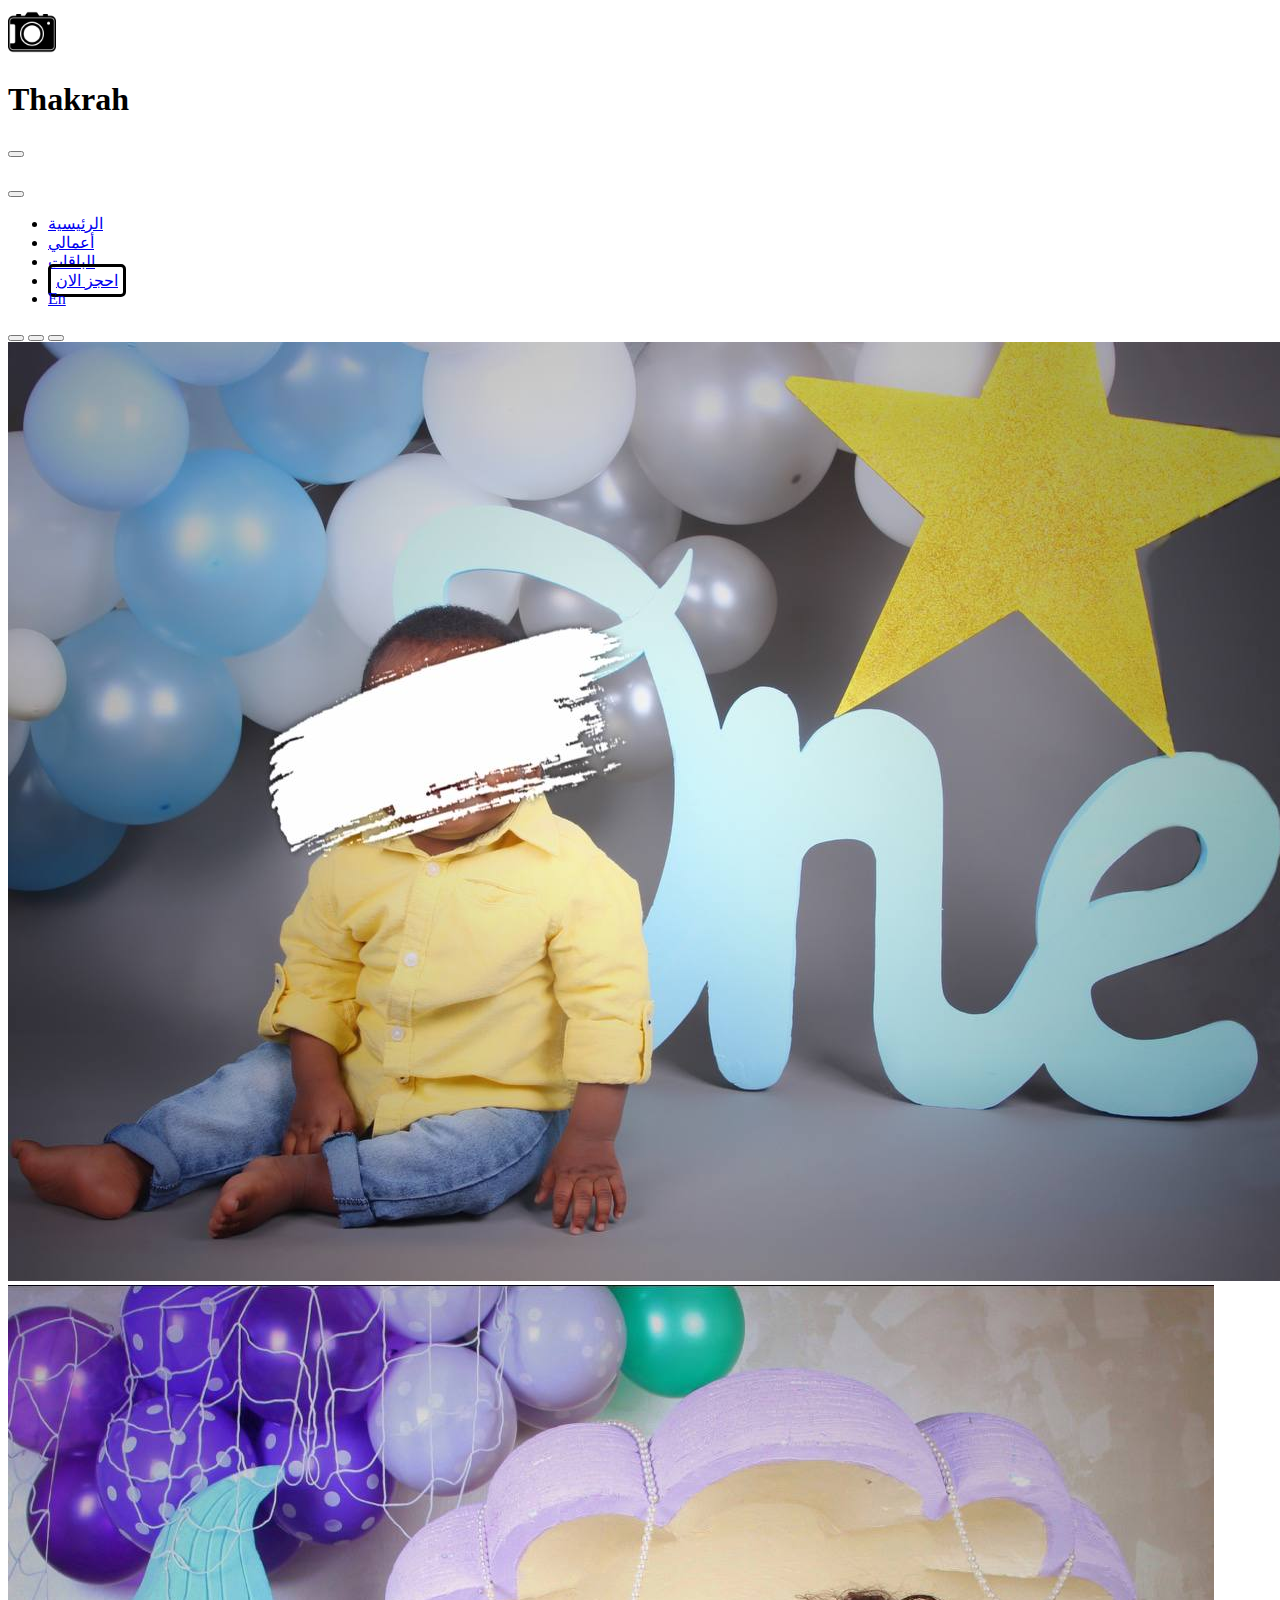
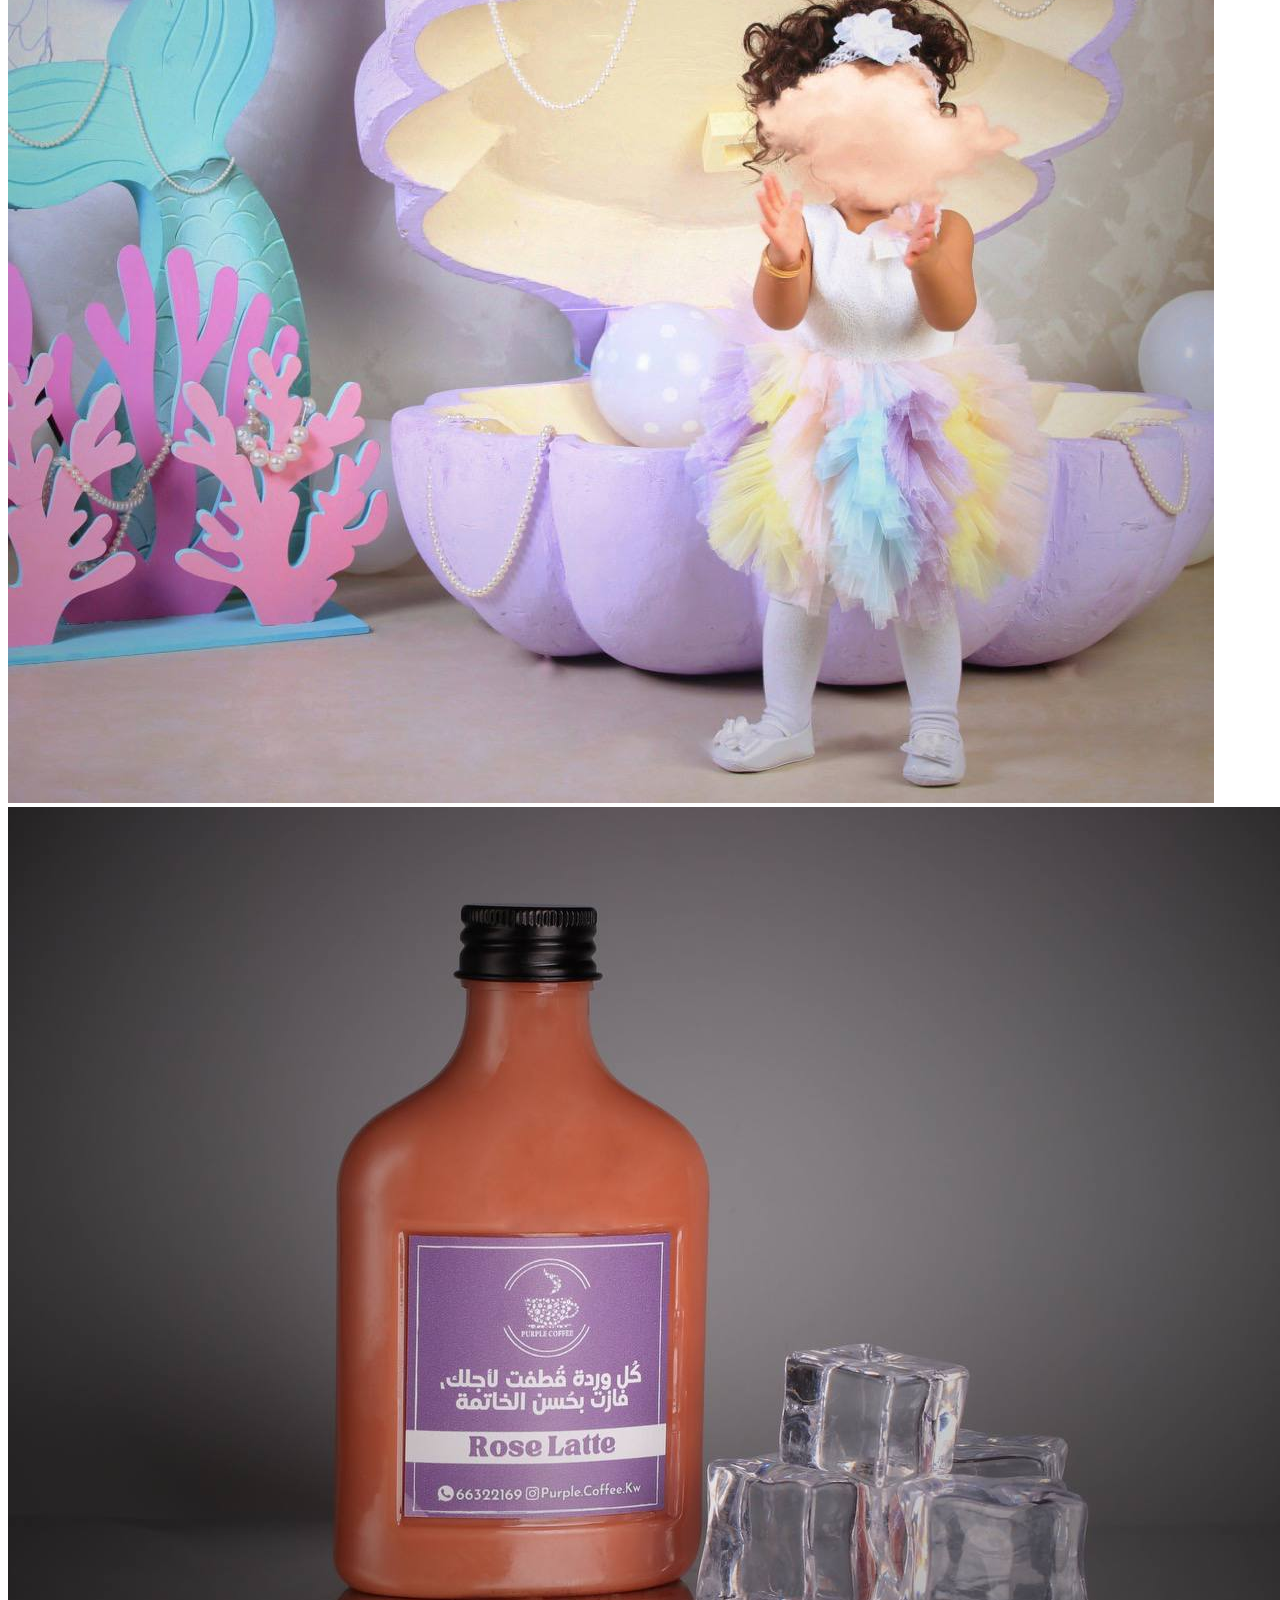
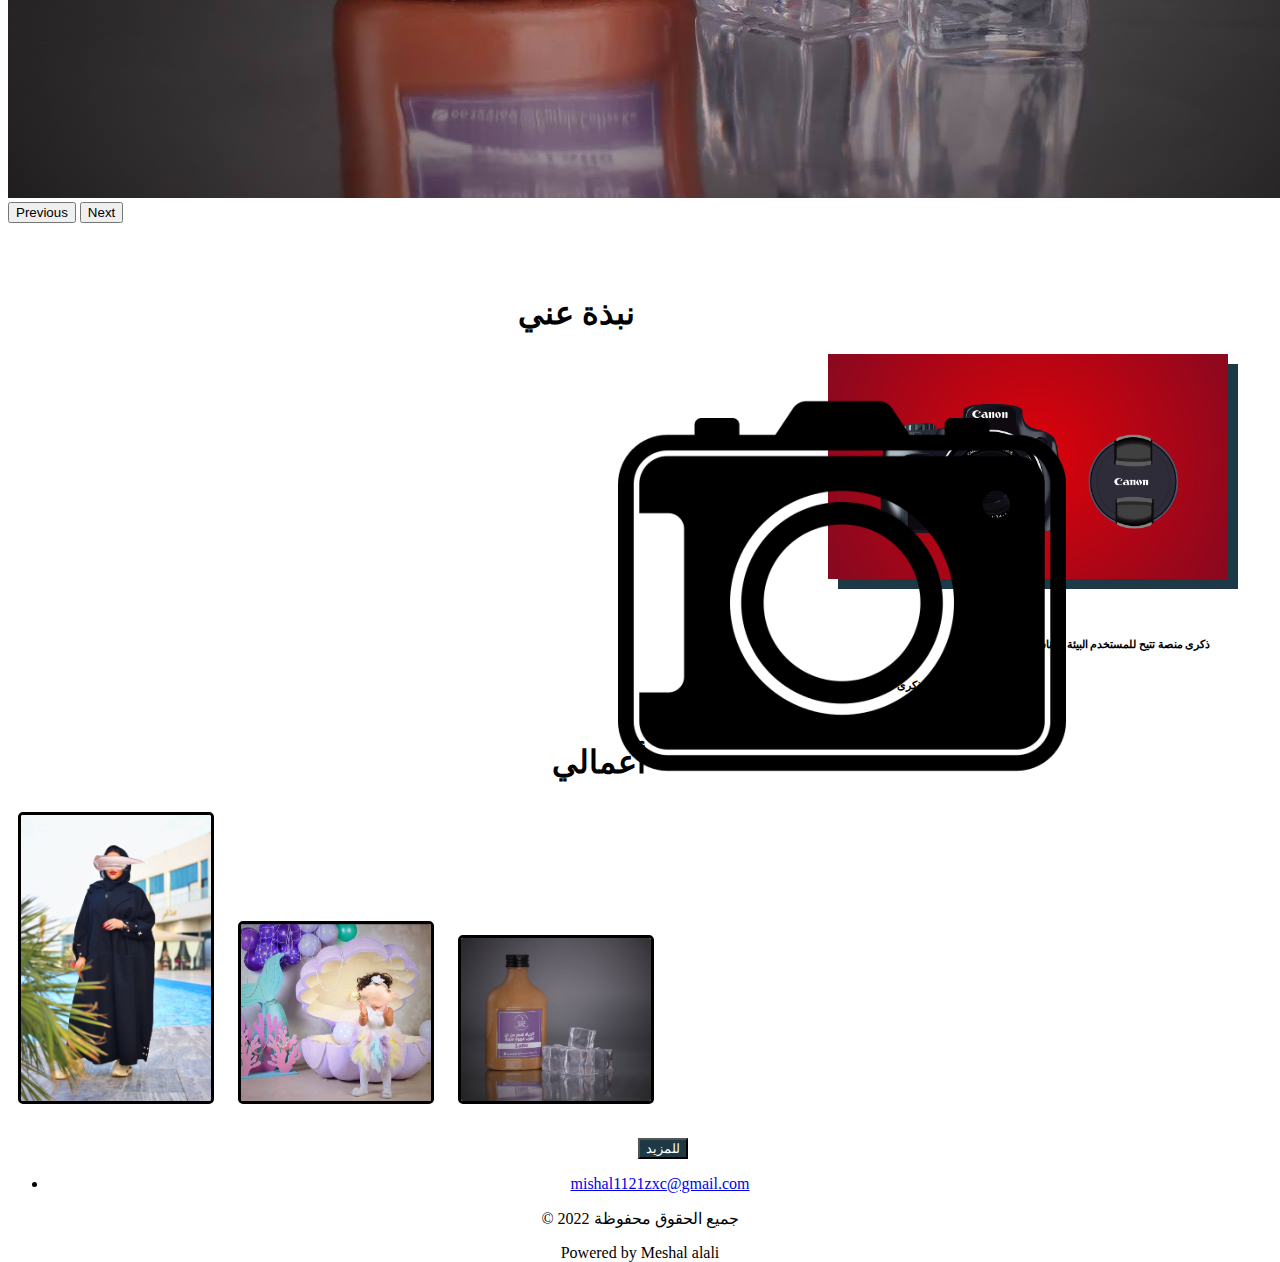
<file: index.html>
<!DOCTYPE html>
<html lang="en">
<head>
  <meta meta name="viewport" content= 

            "width=device-width, user-scalable=no" />
    <meta charset="UTF-8">
    <meta http-equiv="X-UA-Compatible" content="IE=edge">
    <meta name="viewport" content="width=device-width, initial-scale=1.0">
    <title>الصفحة الرئيسية</title>
    <link rel="stylesheet" href="https://cdnjs.cloudflare.com/ajax/libs/font-awesome/5.15.3/css/all.min.css"/>
    <!-- CSS only -->
<link href="https://cdn.jsdelivr.net/npm/bootstrap@5.1.3/dist/css/bootstrap.min.css" rel="stylesheet" integrity="sha384-1BmE4kWBq78iYhFldvKuhfTAU6auU8tT94WrHftjDbrCEXSU1oBoqyl2QvZ6jIW3" crossorigin="anonymous">



<link href="https://unpkg.com/aos@2.3.1/dist/aos.css" rel="stylesheet">

    <link rel="icon" href="./asstes/imgs/photocamera logo.png">

    <link href="https://unpkg.com/aos@2.3.1/dist/aos.css" rel="stylesheet">
    <link rel="stylesheet" href="style.css">
</head>
<body>


  <nav class="navbar navbar-light bg-light fixed-top">
    <div class="container-fluid">
      <a class="navbar-brand" href="#">
        <img src="./asstes/imgs/photocamera logo.png" alt="" class="image">
      </a>
      <h1>Thakrah</h1>
      <button class="navbar-toggler" type="button" data-bs-toggle="offcanvas" data-bs-target="#offcanvasNavbar" aria-controls="offcanvasNavbar">
        <span class="navbar-toggler-icon"></span>
      </button>
      <div class="offcanvas offcanvas-end" tabindex="-1" id="offcanvasNavbar" aria-labelledby="offcanvasNavbarLabel">
        <div class="offcanvas-header">
          <h5 class="offcanvas-title" id="offcanvasNavbarLabel"></h5>
          
          <button type="button" class="btn-close text-reset" data-bs-dismiss="offcanvas" aria-label="Close"></button>
        </div>
        <div class="offcanvas-body">
          <ul class="navbar-nav justify-content-end flex-grow-1 pe-3">
            <li class="nav-item">
              <a class="nav-link active" aria-current="page" href="./index.html">الرئيسية</a>
            </li>
            <li class="nav-item">
              <a class="nav-link" href="./projects.html">أعمالي</a>
            </li>
            <li class="nav-item">
              <a class="nav-link" href="./packages.html">الباقات</a>
            </li>
            <li class="nav-item">
              <a class="nav-link" href="./packages.html">
                <h8 class="booknow">احجز الان</h8>
              </a>
            </li>
            <li class="nav-item">
              <a class="nav-link" href="./en.html">En</a>
            </li>
            
          </ul>
         
        </div>
      </div>
    </div>
    
  </nav>

  <div id="carouselExampleIndicators" class="carousel slide" data-bs-ride="carousel">
    <div class="carousel-indicators">
      <button type="button" data-bs-target="#carouselExampleIndicators" data-bs-slide-to="0" class="active" aria-current="true" aria-label="Slide 1"></button>
      <button type="button" data-bs-target="#carouselExampleIndicators" data-bs-slide-to="1" aria-label="Slide 2"></button>
      <button type="button" data-bs-target="#carouselExampleIndicators" data-bs-slide-to="2" aria-label="Slide 3"></button>
    </div>
    <div class="carousel-inner" id="carousel-slide">
      <div class="carousel-item active">
        <img src="./asstes/imgs/photo_2022-03-29_22-30-06.jpg" class="d-block w-100" alt="...">
      </div>
      <div class="carousel-item">
        <img src="./asstes/imgs/photo_2022-03-29_22-30-10.jpg" class="d-block w-100" alt="...">
      </div>
      <div class="carousel-item">
        <img src="./asstes/imgs/photo_2022-03-29_22-29-46.jpg" class="d-block w-100" alt="...">
      </div>
      <div>
        <img src="./asstes/imgs/photocamera logo.png" class="above-logo" alt="...">
      </div>
    </div>
    <button class="carousel-control-prev" type="button" data-bs-target="#carouselExampleIndicators" data-bs-slide="prev">
      <span class="carousel-control-prev-icon" aria-hidden="true"></span>
      <span class="visually-hidden">Previous</span>
    </button>
    <button class="carousel-control-next" type="button" data-bs-target="#carouselExampleIndicators" data-bs-slide="next">
      <span class="carousel-control-next-icon" aria-hidden="true"></span>
      <span class="visually-hidden">Next</span>
    </button>
  </div>

<div class="about">
  <h1 class="h1" >نبذة عني</h1>
  <img src="./asstes/imgs/camera-2186901_1280.png" class="img" alt="">
 <h6 class="ane">ذكرى منصة تتيح للمستخدم البيئة المناسبة</h6>
<h6 class="ane2">.للتصوير وأخذ ذكرى جميلة لهم</h6>
</div>

<div class="اعمالي">
  <h1 class="hp">أعمالي</h1>
  <div class="text-center">
    <div class="contanir">
      <img class="cell" src="./asstes/imgs/photo_2022-03-29_22-30-00.jpg" alt="">
      <img class="cell" src="./asstes/imgs/photo_2022-03-29_22-30-10.jpg" alt="">
      <img class="cell" src="./asstes/imgs/photo_2022-03-29_22-27-45.jpg" alt="">
     
        </div>
</div>

<a href="./projects.html">
<button type="button" class="btn" id="vn">للمزيد</button>
</a>


<div class="b-example-divider"></div>

<div class="container">
  <footer class="py-3 my-4">
    <ul class="nav justify-content-center border-bottom pb-3 mb-3">
      <li class="nav-item"><a href="mailto:mishal1121zxc@gmail.com"  class="nav-link px-2 text-muted">mishal1121zxc@gmail.com</a></li>
    </ul>
    <a href="https://instagram.com/bo_sh3el_7?utm_medium=copy_link" class="meshal">
  
    </a>
    
  </a>
          <p class="text-center text-muted">&copy; 2022 جميع الحقوق محفوظة</p>
          <a href="https://reachlnk.com/alalii" target="_blanlk" style="text-decoration: none;" class="meshal">
          <p class="p2">Powered by Meshal alali</p>
        </a>
        </footer>
      </div>

<!-- JavaScript Bundle with Popper -->
<script src="https://cdn.jsdelivr.net/npm/bootstrap@5.1.3/dist/js/bootstrap.bundle.min.js" integrity="sha384-ka7Sk0Gln4gmtz2MlQnikT1wXgYsOg+OMhuP+IlRH9sENBO0LRn5q+8nbTov4+1p" crossorigin="anonymous"></script>
<script src="https://unpkg.com/aos@2.3.1/dist/aos.js"></script>

</body>
</html>
</file>
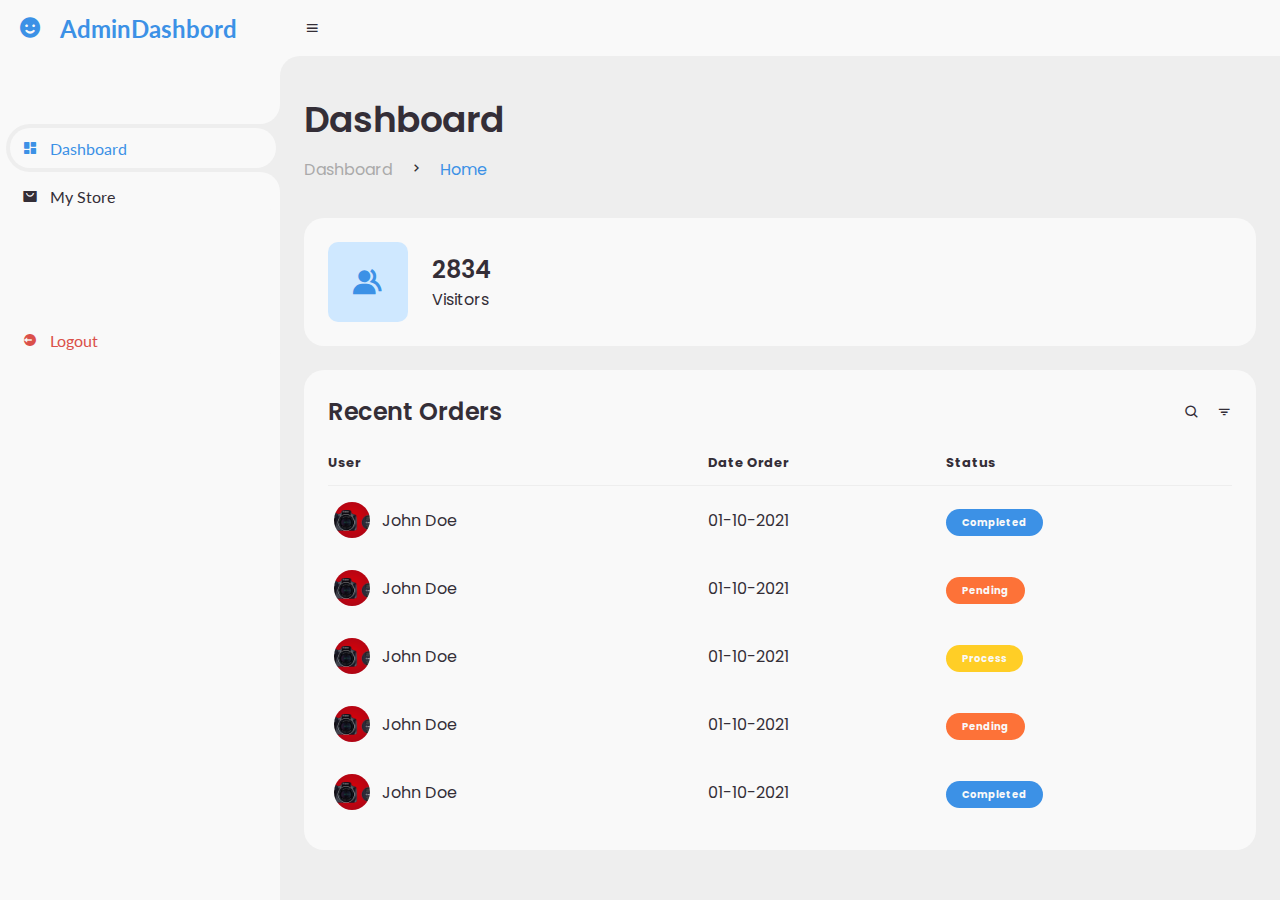
<file: dashbord.html>
<!DOCTYPE html>
<html lang="en">
<head>
	<meta charset="UTF-8">
	<meta name="viewport" content="width=device-width, initial-scale=1.0">

	<!-- Boxicons -->
	<link href='https://unpkg.com/boxicons@2.0.9/css/boxicons.min.css' rel='stylesheet'>
	<!-- My CSS -->
	<link rel="stylesheet" href="dashbord.css">

	<title>AdminDashbord</title>
</head>
<body>


	<!-- SIDEBAR -->
	<section id="sidebar">
		<a href="#" class="brand">
			<i class='bx bxs-smile'></i>
			<span class="text">AdminDashbord</span>
		</a>
		<ul class="side-menu top">
			<li class="active">
				<a href="#">
					<i class='bx bxs-dashboard' ></i>
					<span class="text">Dashboard</span>
				</a>
			</li>
			<li>
				<a href="./index.html">
					<i class='bx bxs-shopping-bag-alt' ></i>
					<span class="text">My Store</span>
				</a>
			</li>
			
			
			
		</ul>
		<ul class="side-menu">
			<li>
				
			</li>
			<li>
				<a href="./index.html" class="logout">
					<i class='bx bxs-log-out-circle' ></i>
					<span class="text">Logout</span>
				</a>
			</li>
		</ul>
	</section>
	<!-- SIDEBAR -->



	<!-- CONTENT -->
	<section id="content">
		<!-- NAVBAR -->
		<nav>
			<i class='bx bx-menu' ></i>
			
			<form action="#">
				
			</form>
			<input type="checkbox" id="switch-mode" hidden>
			
			<a href="#" class="notification">
				
			
			</a>
			
		</nav>
		<!-- NAVBAR -->

		<!-- MAIN -->
		<main>
			<div class="head-title">
				<div class="left">
					<h1>Dashboard</h1>
					<ul class="breadcrumb">
						<li>
							<a href="#">Dashboard</a>
						</li>
						<li><i class='bx bx-chevron-right' ></i></li>
						<li>
							<a class="active" href="./index.html">Home</a>
						</li>
					</ul>
				</div>
				
			</div>

			<ul class="box-info">
				
				<li>
					<i class='bx bxs-group' ></i>
					<span class="text">
						<h3>2834</h3>
						<p>Visitors</p>
					</span>
				</li>
				
			</ul>


			<div class="table-data">
				<div class="order">
					<div class="head">
						<h3>Recent Orders</h3>
						<i class='bx bx-search' ></i>
						<i class='bx bx-filter' ></i>
					</div>
					<table>
						<thead>
							<tr>
								<th>User</th>
								<th>Date Order</th>
								<th>Status</th>
							</tr>
						</thead>
						<tbody>
							<tr>
								<td>
									<img src="./asstes/imgs/camera-2186901_1280.png">
									<p>John Doe</p>
								</td>
								<td>01-10-2021</td>
								<td><span class="status completed">Completed</span></td>
							</tr>
							<tr>
								<td>
									<img src="./asstes/imgs/camera-2186901_1280.png">
									<p>John Doe</p>
								</td>
								<td>01-10-2021</td>
								<td><span class="status pending">Pending</span></td>
							</tr>
							<tr>
								<td>
									<img src="./asstes/imgs/camera-2186901_1280.png">
									<p>John Doe</p>
								</td>
								<td>01-10-2021</td>
								<td><span class="status process">Process</span></td>
							</tr>
							<tr>
								<td>
									<img src="./asstes/imgs/camera-2186901_1280.png">
									<p>John Doe</p>
								</td>
								<td>01-10-2021</td>
								<td><span class="status pending">Pending</span></td>
							</tr>
							<tr>
								<td>
									<img src="./asstes/imgs/camera-2186901_1280.png">
									<p>John Doe</p>
								</td>
								<td>01-10-2021</td>
								<td><span class="status completed">Completed</span></td>
							</tr>
						</tbody>
					</table>
				</div>
				
				
			</div>
		</main>
		<!-- MAIN -->
	</section>
	<!-- CONTENT -->
	

	<script src="script.js"></script>
</body>
</html>
</file>
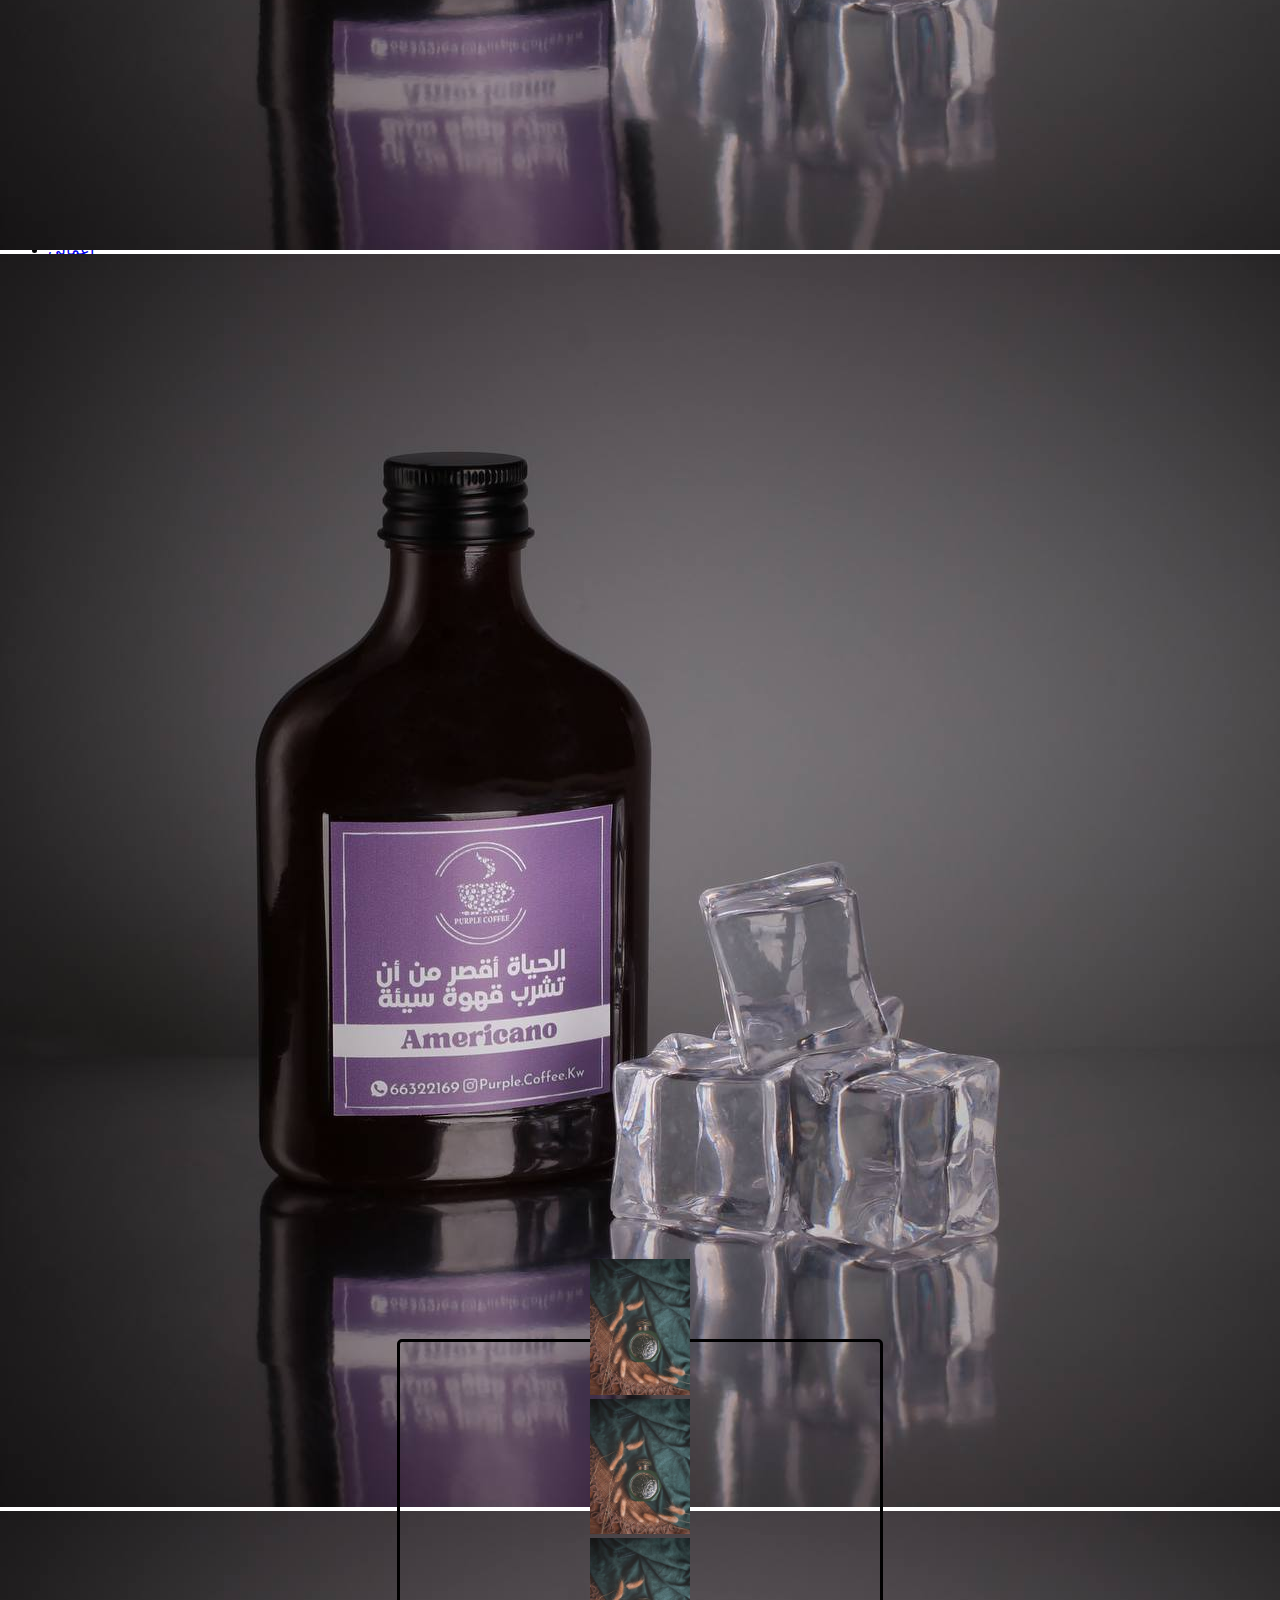
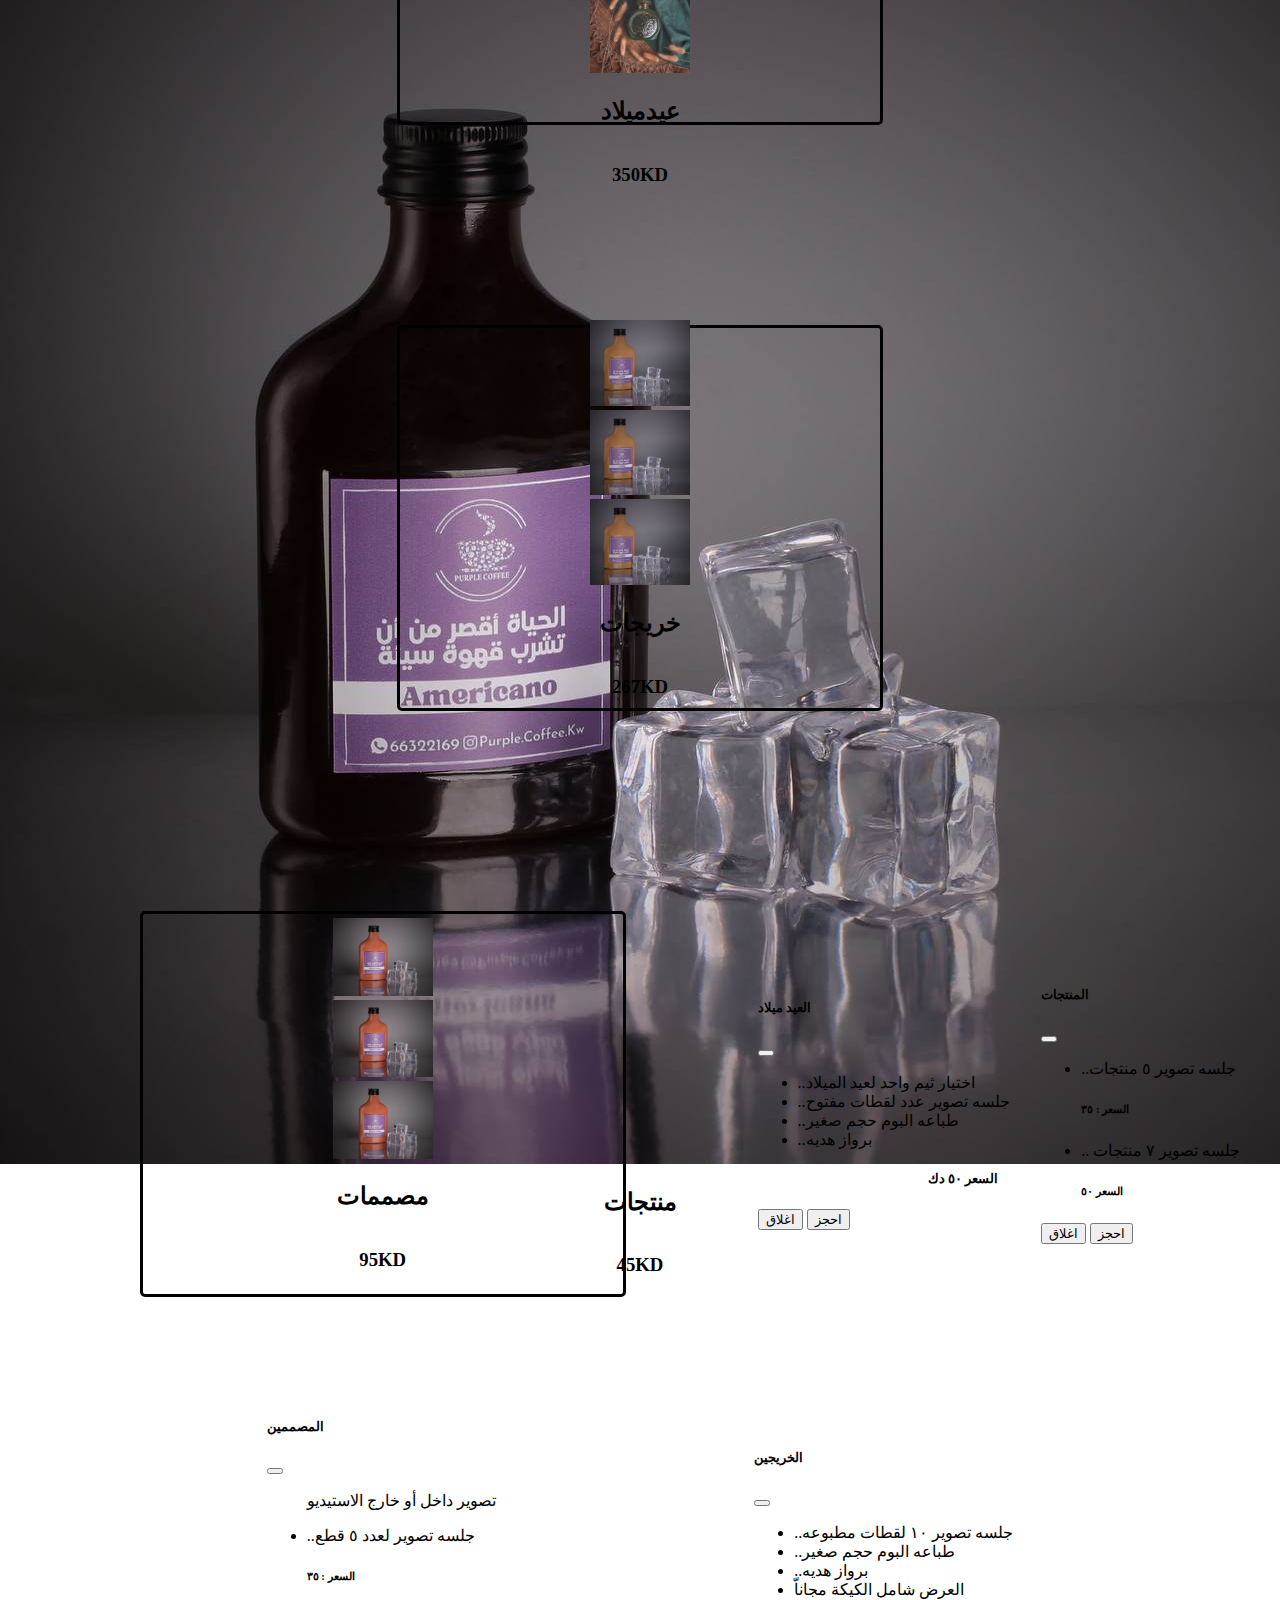
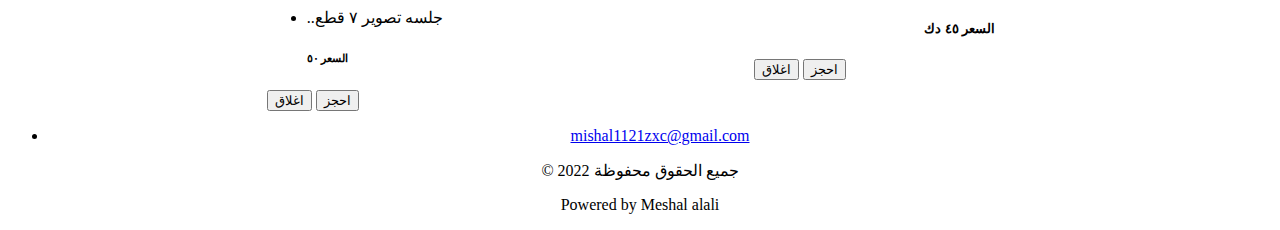
<file: packages.html>
<!DOCTYPE html>
<html lang="en">
<head>
  <meta meta name="viewport" content= 

            "width=device-width, user-scalable=no" />
  <meta charset="UTF-8">
  <meta http-equiv="X-UA-Compatible" content="IE=edge">
  <meta name="viewport" content="width=device-width, initial-scale=1.0">
  <title>الباقات</title>
  <link rel="icon" href="./asstes/imgs/photocamera logo.png">
       <!-- CSS only -->
<link href="https://cdn.jsdelivr.net/npm/bootstrap@5.1.3/dist/css/bootstrap.min.css" rel="stylesheet" integrity="sha384-1BmE4kWBq78iYhFldvKuhfTAU6auU8tT94WrHftjDbrCEXSU1oBoqyl2QvZ6jIW3" crossorigin="anonymous">

    <link rel="stylesheet" href="packages.css">

</head>
<body>
  
    <nav class="navbar navbar-light bg-light fixed-top">
        <div class="container-fluid">
          <a class="navbar-brand" href="#">
            <img src="./asstes/imgs/photocamera logo.png" alt="" class="image">
          </a>
          <h1>Thakrah</h1>
          <button class="navbar-toggler" type="button" data-bs-toggle="offcanvas" data-bs-target="#offcanvasNavbar" aria-controls="offcanvasNavbar">
            <span class="navbar-toggler-icon"></span>
          </button>
          <div class="offcanvas offcanvas-end" tabindex="-1" id="offcanvasNavbar" aria-labelledby="offcanvasNavbarLabel">
            <div class="offcanvas-header">
              <h5 class="offcanvas-title" id="offcanvasNavbarLabel"></h5>
              
              <button type="button" class="btn-close text-reset" data-bs-dismiss="offcanvas" aria-label="Close"></button>
            </div>
            <div class="offcanvas-body">
              <ul class="navbar-nav justify-content-end flex-grow-1 pe-3">
                <li class="nav-item">
                  <a class="nav-link active" aria-current="page" href="./index.html">الرئيسية</a>
                </li>
                <li class="nav-item">
                  <a class="nav-link" href="./projects.html">أعمالي</a>
                </li>
                <li class="nav-item">
                  <a class="nav-link" href="./packages.html">الباقات</a>
                </li>
                <li class="nav-item">
                  <a class="nav-link" href="./packages.html">
                    <h8 class="booknow">احجز الان</h8>
                  </a>
                </li>
                <li class="nav-item">
                  <a class="nav-link" href="#">En</a>
                </li>
                
              </ul>
             
            </div>
          </div>
        </div>
        
      </nav>

      <div class="man">
        <h1>الباقات</h1>
      </div>
      
      </div>
      <div class="container2">
        <div class="cell2">
          <div id="carouselExampleSlidesOnly" class="carousel slide" data-bs-ride="carousel">
            <div class="carousel-inner">
              <div class="carousel-item active">
                <img src="./asstes/imgs/photo_2022-03-29_22-29-40.jpg" class="d-block w-100" alt="...">
              </div>
              <div class="carousel-item">
                <img src="./asstes/imgs/photo_2022-03-29_22-29-40.jpg" class="d-block w-100" alt="...">
              </div>
              <div class="carousel-item">
                <img src="./asstes/imgs/photo_2022-03-29_22-29-40.jpg" class="d-block w-100" alt="...">
              </div>
            </div>
          </div>
            <h2>منتجات</h2>
           <h3>45KD</h3>
        </div>
        <div class="cell2">
          <div id="carouselExampleSlidesOnly" class="carousel slide" data-bs-ride="carousel">
            <div class="carousel-inner">
              <div class="carousel-item active">
                <img id="cell-img" src="./asstes/imgs/photo_2022-03-29_22-29-57.jpg" class="d-block w-100" alt="...">
              </div>
              <div class="carousel-item">
                <img id="cell-img" src="./asstes/imgs/photo_2022-03-29_22-29-57.jpg" class="d-block w-100" alt="...">
              </div>
              <div class="carousel-item">
                <img id="cell-img" src="./asstes/imgs/photo_2022-03-29_22-29-57.jpg" class="d-block w-100" alt="...">
              </div>
            </div>
          </div>
            <h2>عيدميلاد</h2>
            <h3>350KD</h3>
        </div>
        <div class="cell2">
          <div id="carouselExampleSlidesOnly" class="carousel slide" data-bs-ride="carousel">
            <div class="carousel-inner">
              <div class="carousel-item active">
                <img id="cell-img" src="./asstes/imgs/photo_2022-03-29_22-27-45.jpg" class="d-block w-100" alt="...">
              </div>
              <div class="carousel-item">
                <img id="cell-img" src="./asstes/imgs/photo_2022-03-29_22-27-45.jpg" class="d-block w-100" alt="...">
              </div>
              <div class="carousel-item">
                <img id="cell-img" src="./asstes/imgs/photo_2022-03-29_22-27-45.jpg" class="d-block w-100" alt="...">
              </div>
            </div>
          </div>
        <h2> خريجات</h2>
        <h3>267KD</h3>
        </div>
        <div class="cell2">
          <div id="carouselExampleSlidesOnly" class="carousel slide" data-bs-ride="carousel">
            <div class="carousel-inner">
              <div class="carousel-item active">
                <img id="cell-img" src="./asstes/imgs/photo_2022-03-29_22-29-46.jpg" class="d-block w-100" alt="...">
              </div>
              <div class="carousel-item">
                <img id="cell-img" src="./asstes/imgs/photo_2022-03-29_22-29-46.jpg" class="d-block w-100" alt="...">
              </div>
              <div class="carousel-item">
                <img id="cell-img" src="./asstes/imgs/photo_2022-03-29_22-29-46.jpg" class="d-block w-100" alt="...">
              </div>
            </div>
          </div>
            <h2> مصممات</h2>
            <h3>95KD</h3>
        
        </div>

<!-- <div class="tan">
  <div class="cerd">
    <div class="card ,card text-center" style="width: 18rem;">
      <img src="./asstes/imgs/photo_2022-03-29_22-30-06.jpg" class="card-img-top" alt="...">
      <div class="card-body">
        <h5 class="card-title">العيد ميلاد</h5>
        
        <a href="#" class="btn btn-primary" data-bs-toggle="modal" data-bs-target="#staticBackdrop">المزيد</a>
      </div>
    </div>
  
    <div class="card ,card text-center" style="width: 18rem;">
      <img src="./asstes/imgs/خريجين.png" class="card-img-top" alt="...">
      <div class="card-body">
        <h5 class="card-title">الخريجين</h5>
        
        <a href="#" class="btn btn-primary" data-bs-toggle="modal" data-bs-target="#exampleModal">المزيد</a>
      </div>
    </div>
  
    <div class="card ,card text-center" style="width: 18rem;">
      <img src="./asstes/imgs/photo_2022-03-29_22-29-54.jpg" class="card-img-top" alt="...">
      <div class="card-body">
        <h5 class="card-title">المصممين</h5>
        
        <a href="#" class="btn btn-primary" data-bs-toggle="modal" data-bs-target="#dizineModal">المزيد</a>
      </div>
    </div>
  
    <div class="card ,card text-center" style="width: 18rem;">
      <img src="./asstes/imgs/photo_2022-03-29_22-29-57.jpg" class="card-img-top" alt="...">
      <div class="card-body">
        <h5 class="card-title">المنتجات</h5>
        
        <a href="#" class="btn btn-primary" data-bs-toggle="modal" data-bs-target="#productsModal">المزيد</a>
      </div>
    </div>
  
  </div> -->
  
  
  <div class="modal fade" id="staticBackdrop" data-bs-backdrop="static" data-bs-keyboard="false" tabindex="-1" aria-labelledby="staticBackdropLabel" aria-hidden="true">
    <div class="modal-dialog">
      <div class="modal-content">
        <div class="modal-header">
          <h5 class="modal-title" id="staticBackdropLabel">العيد ميلاد</h5>
          <button type="button" class="btn-close" data-bs-dismiss="modal" aria-label="Close"></button>
        </div>
        <div class="modal-body">
         <ul>
           <li>..اختيار ثيم واحد لعيد الميلاد</li>
           <li>..جلسه تصوير عدد لقطات مفتوح</li>
           <li>..طباعه البوم حجم صغير</li>
           <li>..برواز هديه</li>
         </ul>
         <h5 class="kd"> السعر ٥٠ دك</h5>
        </div>
        <div class="modal-footer">
          <button type="button" class="btn btn-secondary" data-bs-dismiss="modal">اغلاق</button>
          <button type="button" class="btn btn-primary">احجز</button>
        </div>
      </div>
    </div>
  </div>
  
  <div class="modal fade" id="productsModal" data-bs-backdrop="static" data-bs-keyboard="false" tabindex="-1" aria-labelledby="staticBackdropLabel" aria-hidden="true">
    <div class="modal-dialog">
      <div class="modal-content">
        <div class="modal-header">
          <h5 class="modal-title" id="staticBackdropLabel">المنتجات</h5>
          <button type="button" class="btn-close" data-bs-dismiss="modal" aria-label="Close"></button>
        </div>
        <div class="modal-body">
         <ul>
           <li>..جلسه تصوير ٥ منتجات</li>
           <h6> السعر : ٣٥ </h6>
           <li>.. جلسه تصوير ٧  منتجات</li>
           <h6>السعر  ٥٠ </h6>
         </ul>
        
        </div>
        <div class="modal-footer">
          <button type="button" class="btn btn-secondary" data-bs-dismiss="modal">اغلاق</button>
          <button type="button" class="btn btn-primary">احجز</button>
        </div>
      </div>
    </div>
  </div>
  
  <div class="modal fade" id="dizineModal" data-bs-backdrop="static" data-bs-keyboard="false" tabindex="-1" aria-labelledby="staticBackdropLabel" aria-hidden="true">
    <div class="modal-dialog">
      <div class="modal-content">
        <div class="modal-header">
          <h5 class="modal-title" id="staticBackdropLabel">المصممين</h5>
          <button type="button" class="btn-close" data-bs-dismiss="modal" aria-label="Close"></button>
        </div>
        <div class="modal-body">
         <ul>
           <p>تصوير داخل  أو خارج  الاستيديو </p>
           <li> ..جلسه تصوير لعدد ٥ قطع</li>
           <h6> السعر : ٣٥ </h6>
           <li>..جلسه تصوير ٧  قطع</li>
           <h6> السعر  ٥٠</h6>
         </ul>
         
        </div>
        <div class="modal-footer">
          <button type="button" class="btn btn-secondary" data-bs-dismiss="modal">اغلاق</button>
          <button type="button" class="btn btn-primary">احجز</button>
        </div>
      </div>
    </div>
  </div>
  
  <div class="modal fade" id="exampleModal" tabindex="-1" aria-labelledby="exampleModalLabel" aria-hidden="true">
    <div class="modal-dialog">
      <div class="modal-content">
        <div class="modal-header">
          <h5 class="modal-title" id="exampleModalLabel">الخريجين</h5>
          <button type="button" class="btn-close" data-bs-dismiss="modal" aria-label="Close"></button>
        </div>
        <div class="modal-body">
          <ul>
            <li>..جلسه تصوير ١٠  لقطات مطبوعه </li>
            <li>..طباعه البوم حجم صغير</li>
            <li>..برواز هديه</li>
            <li> العرض شامل الكيكة مجاناّ</li>
          </ul>
          <h5 class="kd"> السعر ٤٥ دك</h5>
        </div>
        <div class="modal-footer">
          <button type="button" class="btn btn-secondary" data-bs-dismiss="modal">اغلاق</button>
          <button type="button" class="btn btn-primary">احجز</button>
        </div>
      </div>
    </div>
  </div>
  
  </div>
  
  <div class="b-example-divider"></div>
  
        <div class="container">
          <footer class="py-3 my-4">
            <ul class="nav justify-content-center border-bottom pb-3 mb-3">
              <li class="nav-item"><a href="mailto:mishal1121zxc@gmail.com"  class="nav-link px-2 text-muted">mishal1121zxc@gmail.com</a></li>
            </ul>
            
            </a>
            
          </a>
            <p class="text-center text-muted">&copy; 2022 جميع الحقوق محفوظة</p>
            <a href="https://reachlnk.com/alalii" target="_blanlk" style="text-decoration: none;" class="meshal">
            <p class="p2">Powered by Meshal alali</p>
          </a>
          </footer>
</div>

    

<!-- JavaScript Bundle with Popper -->
<script src="https://cdn.jsdelivr.net/npm/bootstrap@5.1.3/dist/js/bootstrap.bundle.min.js" integrity="sha384-ka7Sk0Gln4gmtz2MlQnikT1wXgYsOg+OMhuP+IlRH9sENBO0LRn5q+8nbTov4+1p" crossorigin="anonymous"></script>
<script src="https://unpkg.com/aos@2.3.1/dist/aos.js"></script>

</body>
</html>
</file>
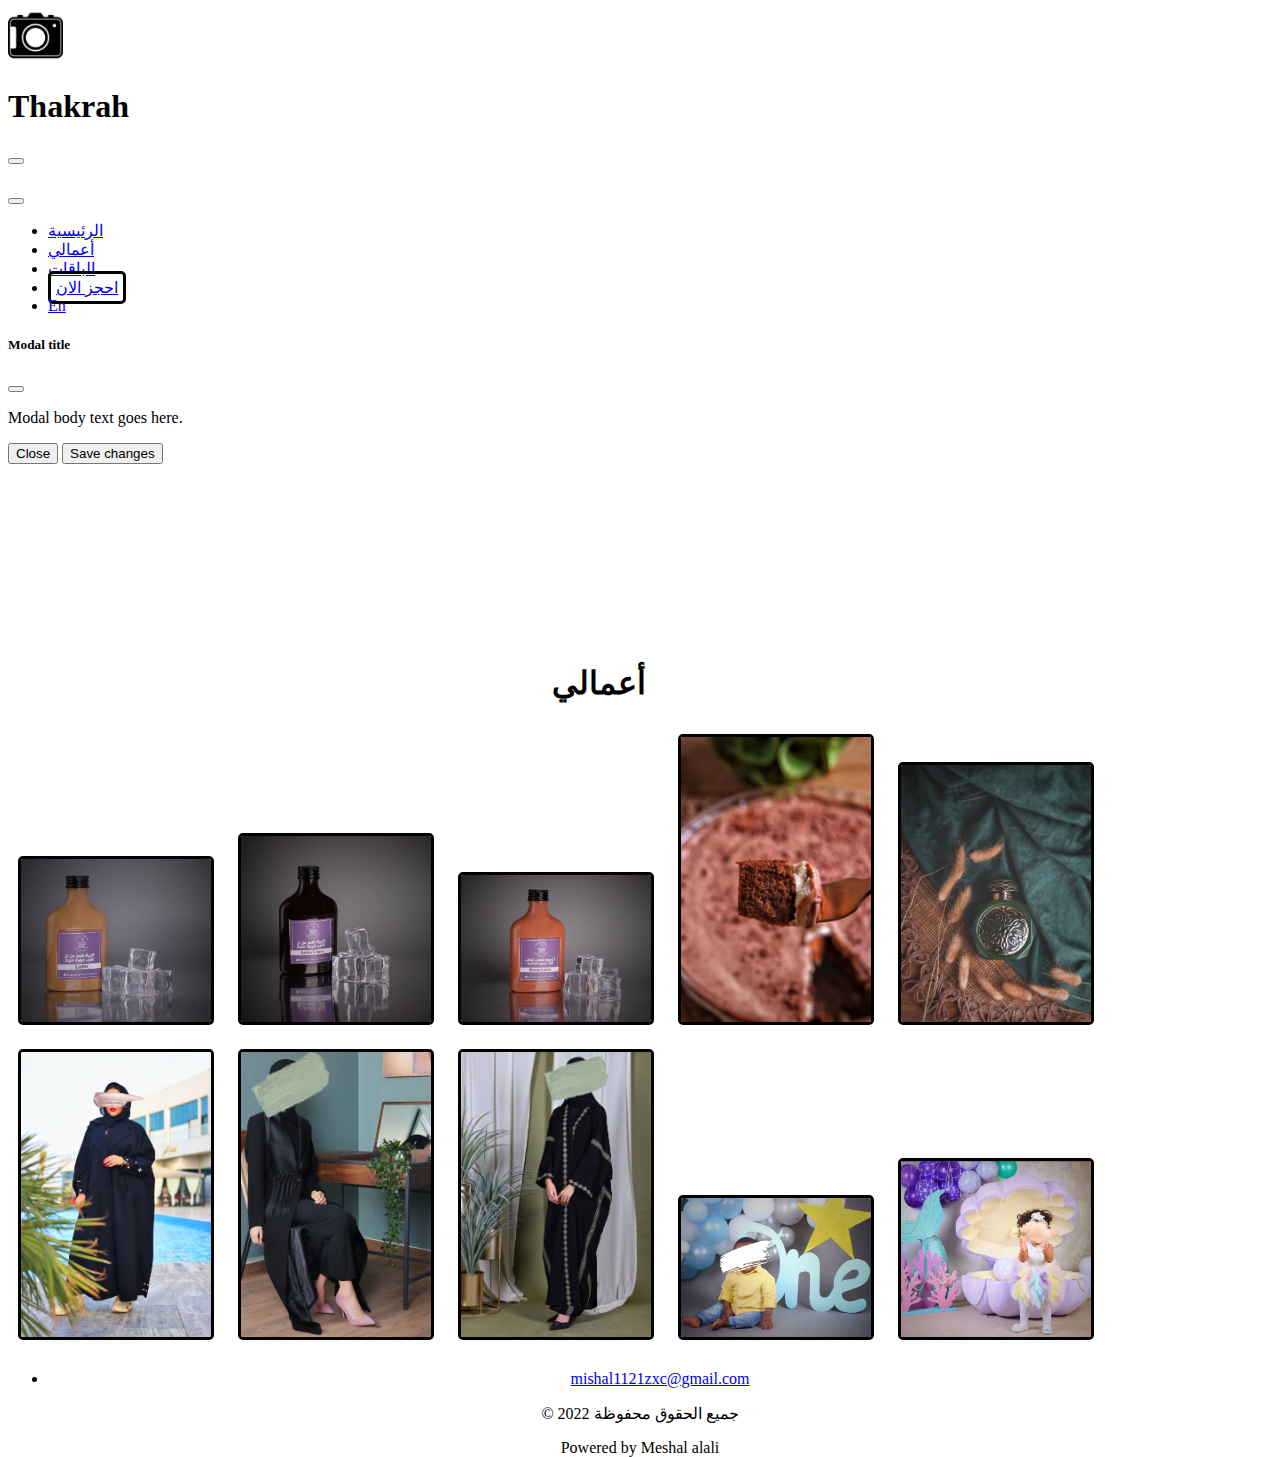
<file: projects.html>
<!DOCTYPE html>
<html lang="en">
<head>
  <meta meta name="viewport" content= 

            "width=device-width, user-scalable=no" />
    <meta charset="UTF-8">
    <meta http-equiv="X-UA-Compatible" content="IE=edge">
    <meta name="viewport" content="width=device-width, initial-scale=1.0">
    <title>أعمالي</title>
       <!-- CSS only -->
<link href="https://cdn.jsdelivr.net/npm/bootstrap@5.1.3/dist/css/bootstrap.min.css" rel="stylesheet" integrity="sha384-1BmE4kWBq78iYhFldvKuhfTAU6auU8tT94WrHftjDbrCEXSU1oBoqyl2QvZ6jIW3" crossorigin="anonymous">
<link rel="icon" href="./asstes/imgs/photocamera logo.png">
    <link href="https://unpkg.com/aos@2.3.1/dist/aos.css" rel="stylesheet">
    <link rel="stylesheet" href="projects.css">
</head>
<body>

  <nav class="navbar navbar-light bg-light fixed-top">
    <div class="container-fluid">
      <a class="navbar-brand" href="#">
        <img src="./asstes/imgs/photocamera logo.png" alt="" class="image">
      </a>
      <h1>Thakrah</h1>
      <button class="navbar-toggler" type="button" data-bs-toggle="offcanvas" data-bs-target="#offcanvasNavbar" aria-controls="offcanvasNavbar">
        <span class="navbar-toggler-icon"></span>
      </button>
      <div class="offcanvas offcanvas-end" tabindex="-1" id="offcanvasNavbar" aria-labelledby="offcanvasNavbarLabel">
        <div class="offcanvas-header">
          <h5 class="offcanvas-title" id="offcanvasNavbarLabel"></h5>
          
          <button type="button" class="btn-close text-reset" data-bs-dismiss="offcanvas" aria-label="Close"></button>
        </div>
        <div class="offcanvas-body">
          <ul class="navbar-nav justify-content-end flex-grow-1 pe-3">
            <li class="nav-item">
              <a class="nav-link active" aria-current="page" href="./index.html">الرئيسية</a>
            </li>
            <li class="nav-item">
              <a class="nav-link" href="./projects.html">أعمالي</a>
            </li>
            <li class="nav-item">
              <a class="nav-link" href="./packages.html">الباقات</a>
            </li>
            <li class="nav-item">
              <a class="nav-link" href="./packages.html">
                <h8 class="booknow">احجز الان</h8>
              </a>
            </li>
            <li class="nav-item">
              <a class="nav-link" href="#">En</a>
            </li>
            
          </ul>
         
        </div>
      </div>
    </div>
    
  </nav>
    
      <div class="modal" tabindex="-1">
        <div class="modal-dialog">
          <div class="modal-content">
            <div class="modal-header">
              <h5 class="modal-title">Modal title</h5>
              <button type="button" class="btn-close" data-bs-dismiss="modal" aria-label="Close"></button>
            </div>
            <div class="modal-body">
              <p>Modal body text goes here.</p>
            </div>
            <div class="modal-footer">
              <button type="button" class="btn btn-secondary" data-bs-dismiss="modal">Close</button>
              <button type="button" class="btn btn-primary">Save changes</button>
            </div>
          </div>
        </div>
      </div>

      <div class="اعمالي">
        <h1 class="hp">أعمالي</h1>
        <div class="text-center">
          <div class="contanir" data-aos="fade-down">
            <img class="cell" src="./asstes/imgs/photo_2022-03-29_22-27-45.jpg" alt="">
            <img class="cell" src="./asstes/imgs/photo_2022-03-29_22-29-40.jpg" alt="">
            <img class="cell" src="./asstes/imgs/photo_2022-03-29_22-29-46.jpg" alt="">
            <img class="cell" src="./asstes/imgs/photo_2022-03-29_22-29-50.jpg" alt="">
           
            <img class="cell" src="./asstes/imgs/photo_2022-03-29_22-29-57.jpg" alt="">
            <img class="cell" src="./asstes/imgs/photo_2022-03-29_22-30-00.jpg" alt="">
            <img class="cell" src="./asstes/imgs/photo_2022-03-29_22-30-02.jpg" alt="">
            <img class="cell" src="./asstes/imgs/photo_2022-03-29_22-30-04.jpg" alt="">
            <img class="cell" src="./asstes/imgs/photo_2022-03-29_22-30-06.jpg" alt="">
            <img class="cell" src="./asstes/imgs/photo_2022-03-29_22-30-10.jpg" alt="">
       
              </div>
      </div>








      <div class="b-example-divider"></div>

      <div class="container">
        <footer class="py-3 my-4">
          <ul class="nav justify-content-center border-bottom pb-3 mb-3">
            <li class="nav-item"><a href="mailto:mishal1121zxc@gmail.com"  class="nav-link px-2 text-muted">mishal1121zxc@gmail.com</a></li>
          </ul>
          
          
        </a>
          <p class="text-center text-muted">&copy; 2022 جميع الحقوق محفوظة</p>
          <a href="https://reachlnk.com/alalii" target="_blanlk" style="text-decoration: none;" class="meshal">
          <p class="p2">Powered by Meshal alali</p>
        </a>
        </footer>
      </div>



      <script src="https://unpkg.com/aos@2.3.1/dist/aos.js"></script>
      <script>
        AOS.init();
      </script>
      <!-- JavaScript Bundle with Popper -->
<script src="https://cdn.jsdelivr.net/npm/bootstrap@5.1.3/dist/js/bootstrap.bundle.min.js" integrity="sha384-ka7Sk0Gln4gmtz2MlQnikT1wXgYsOg+OMhuP+IlRH9sENBO0LRn5q+8nbTov4+1p" crossorigin="anonymous"></script>

</body>
</html>
</file>
<file: style.css>
.about{
    /*    
       width: 100%; */
       height: 250px;
       padding: 20px;
       margin-top: 30px;
    }
    
    
    
    .h1{
        color: black;
        margin-left: 40%;
    }
    
    .p1{
        padding-top: 20px;
    }
    
    .p2{
        color: black;
    }
    
    .meshal{
        color: black;
    }
    
    .img{
        width: 400px;
        box-shadow: 10px 10px #1d3945;
        margin-left: 800px;
    }
    
    .اعمالي{
        margin-top: 200px;
     width: 100%;
     height: 100px;
     
    }
    
    .hp{
        color: black;
        margin-left: 43%;
    }
    
    .container{
        background-color: white;
        text-align: center;
    }
    
    .cell{
        width: 190px;
         margin: 10px;
         text-align: center;
         line-height: 75px;
         font-size: 30px;
         border-style: solid;
         border-radius: 5px;
    
       }
    
       .image{
           width: 48px;
       }

       
      .btn{
           margin-left: 700px;
           color: white;
           background-color: #1d3945;
       }
    
       
       .above-logo{
        position: absolute;
        width: 35%;
      margin-left: 610px;
      margin-top: 160px;
       }
    
    .booknow{
        border: solid;
        border-radius: 5px;
        border-color: black;
        padding: 5px;
    }
    
    #ner{
        padding-top: 45px;
        width: 500px;
      height: 500px;
    }
    
    #vn{
        margin-left: 630px;
        margin-top: 20px;
    }
    
    .ane{
        margin-left: 1000px;
        padding-top: 30px;
    }
    
    .ane2{
        margin-left: 820px;
        padding-top: 3px;
    }
    
    @media all and (max-width: 500px) {
       #vn{
           margin-left: 180px;
       }
    
       .img{
           width: 200px;
           margin-left: 190px;
           margin-top: 20px;
       }
    
       .ane{
           margin-left: 90px;
       }
       .ane2{
           margin-left: 20px;
       }
    
       #carousel-slide{
           margin-top: 80px;
       }
       .above-logo{
           margin-top: 50px;
           margin-left: 140px;
       }
    }
</file>
<file: dashbord.css>
@import url('https://fonts.googleapis.com/css2?family=Lato:wght@400;700&family=Poppins:wght@400;500;600;700&display=swap');

* {
	margin: 0;
	padding: 0;
	box-sizing: border-box;
}

a {
	text-decoration: none;
}

li {
	list-style: none;
}

:root {
	--poppins: 'Poppins', sans-serif;
	--lato: 'Lato', sans-serif;

	--light: #F9F9F9;
	--blue: #3C91E6;
	--light-blue: #CFE8FF;
	--grey: #eee;
	--dark-grey: #AAAAAA;
	--dark: #342E37;
	--red: #DB504A;
	--yellow: #FFCE26;
	--light-yellow: #FFF2C6;
	--orange: #FD7238;
	--light-orange: #FFE0D3;
}

html {
	overflow-x: hidden;
}

body.dark {
	--light: #0C0C1E;
	--grey: #060714;
	--dark: #FBFBFB;
}

body {
	background: var(--grey);
	overflow-x: hidden;
}





/* SIDEBAR */
#sidebar {
	position: fixed;
	top: 0;
	left: 0;
	width: 280px;
	height: 100%;
	background: var(--light);
	z-index: 2000;
	font-family: var(--lato);
	transition: .3s ease;
	overflow-x: hidden;
	scrollbar-width: none;
}
#sidebar::--webkit-scrollbar {
	display: none;
}
#sidebar.hide {
	width: 60px;
}
#sidebar .brand {
	font-size: 24px;
	font-weight: 700;
	height: 56px;
	display: flex;
	align-items: center;
	color: var(--blue);
	position: sticky;
	top: 0;
	left: 0;
	background: var(--light);
	z-index: 500;
	padding-bottom: 20px;
	box-sizing: content-box;
}
#sidebar .brand .bx {
	min-width: 60px;
	display: flex;
	justify-content: center;
}
#sidebar .side-menu {
	width: 100%;
	margin-top: 48px;
}
#sidebar .side-menu li {
	height: 48px;
	background: transparent;
	margin-left: 6px;
	border-radius: 48px 0 0 48px;
	padding: 4px;
}
#sidebar .side-menu li.active {
	background: var(--grey);
	position: relative;
}
#sidebar .side-menu li.active::before {
	content: '';
	position: absolute;
	width: 40px;
	height: 40px;
	border-radius: 50%;
	top: -40px;
	right: 0;
	box-shadow: 20px 20px 0 var(--grey);
	z-index: -1;
}
#sidebar .side-menu li.active::after {
	content: '';
	position: absolute;
	width: 40px;
	height: 40px;
	border-radius: 50%;
	bottom: -40px;
	right: 0;
	box-shadow: 20px -20px 0 var(--grey);
	z-index: -1;
}
#sidebar .side-menu li a {
	width: 100%;
	height: 100%;
	background: var(--light);
	display: flex;
	align-items: center;
	border-radius: 48px;
	font-size: 16px;
	color: var(--dark);
	white-space: nowrap;
	overflow-x: hidden;
}
#sidebar .side-menu.top li.active a {
	color: var(--blue);
}
#sidebar.hide .side-menu li a {
	width: calc(48px - (4px * 2));
	transition: width .3s ease;
}
#sidebar .side-menu li a.logout {
	color: var(--red);
}
#sidebar .side-menu.top li a:hover {
	color: var(--blue);
}
#sidebar .side-menu li a .bx {
	min-width: calc(60px  - ((4px + 6px) * 2));
	display: flex;
	justify-content: center;
}
/* SIDEBAR */





/* CONTENT */
#content {
	position: relative;
	width: calc(100% - 280px);
	left: 280px;
	transition: .3s ease;
}
#sidebar.hide ~ #content {
	width: calc(100% - 60px);
	left: 60px;
}




/* NAVBAR */
#content nav {
	height: 56px;
	background: var(--light);
	padding: 0 24px;
	display: flex;
	align-items: center;
	grid-gap: 24px;
	font-family: var(--lato);
	position: sticky;
	top: 0;
	left: 0;
	z-index: 1000;
}
#content nav::before {
	content: '';
	position: absolute;
	width: 40px;
	height: 40px;
	bottom: -40px;
	left: 0;
	border-radius: 50%;
	box-shadow: -20px -20px 0 var(--light);
}
#content nav a {
	color: var(--dark);
}
#content nav .bx.bx-menu {
	cursor: pointer;
	color: var(--dark);
}
#content nav .nav-link {
	font-size: 16px;
	transition: .3s ease;
}
#content nav .nav-link:hover {
	color: var(--blue);
}
#content nav form {
	max-width: 400px;
	width: 100%;
	margin-right: auto;
}
#content nav form .form-input {
	display: flex;
	align-items: center;
	height: 36px;
}
#content nav form .form-input input {
	flex-grow: 1;
	padding: 0 16px;
	height: 100%;
	border: none;
	background: var(--grey);
	border-radius: 36px 0 0 36px;
	outline: none;
	width: 100%;
	color: var(--dark);
}
#content nav form .form-input button {
	width: 36px;
	height: 100%;
	display: flex;
	justify-content: center;
	align-items: center;
	background: var(--blue);
	color: var(--light);
	font-size: 18px;
	border: none;
	outline: none;
	border-radius: 0 36px 36px 0;
	cursor: pointer;
}
#content nav .notification {
	font-size: 20px;
	position: relative;
}
#content nav .notification .num {
	position: absolute;
	top: -6px;
	right: -6px;
	width: 20px;
	height: 20px;
	border-radius: 50%;
	border: 2px solid var(--light);
	background: var(--red);
	color: var(--light);
	font-weight: 700;
	font-size: 12px;
	display: flex;
	justify-content: center;
	align-items: center;
}
#content nav .profile img {
	width: 36px;
	height: 36px;
	object-fit: cover;
	border-radius: 50%;
}
#content nav .switch-mode {
	display: block;
	min-width: 50px;
	height: 25px;
	border-radius: 25px;
	background: var(--grey);
	cursor: pointer;
	position: relative;
}
#content nav .switch-mode::before {
	content: '';
	position: absolute;
	top: 2px;
	left: 2px;
	bottom: 2px;
	width: calc(25px - 4px);
	background: var(--blue);
	border-radius: 50%;
	transition: all .3s ease;
}
#content nav #switch-mode:checked + .switch-mode::before {
	left: calc(100% - (25px - 4px) - 2px);
}
/* NAVBAR */





/* MAIN */
#content main {
	width: 100%;
	padding: 36px 24px;
	font-family: var(--poppins);
	max-height: calc(100vh - 56px);
	overflow-y: auto;
}
#content main .head-title {
	display: flex;
	align-items: center;
	justify-content: space-between;
	grid-gap: 16px;
	flex-wrap: wrap;
}
#content main .head-title .left h1 {
	font-size: 36px;
	font-weight: 600;
	margin-bottom: 10px;
	color: var(--dark);
}
#content main .head-title .left .breadcrumb {
	display: flex;
	align-items: center;
	grid-gap: 16px;
}
#content main .head-title .left .breadcrumb li {
	color: var(--dark);
}
#content main .head-title .left .breadcrumb li a {
	color: var(--dark-grey);
	pointer-events: none;
}
#content main .head-title .left .breadcrumb li a.active {
	color: var(--blue);
	pointer-events: unset;
}
#content main .head-title .btn-download {
	height: 36px;
	padding: 0 16px;
	border-radius: 36px;
	background: var(--blue);
	color: var(--light);
	display: flex;
	justify-content: center;
	align-items: center;
	grid-gap: 10px;
	font-weight: 500;
}




#content main .box-info {
	display: grid;
	grid-template-columns: repeat(auto-fit, minmax(240px, 1fr));
	grid-gap: 24px;
	margin-top: 36px;
}
#content main .box-info li {
	padding: 24px;
	background: var(--light);
	border-radius: 20px;
	display: flex;
	align-items: center;
	grid-gap: 24px;
}
#content main .box-info li .bx {
	width: 80px;
	height: 80px;
	border-radius: 10px;
	font-size: 36px;
	display: flex;
	justify-content: center;
	align-items: center;
}
#content main .box-info li:nth-child(1) .bx {
	background: var(--light-blue);
	color: var(--blue);
}
#content main .box-info li:nth-child(2) .bx {
	background: var(--light-yellow);
	color: var(--yellow);
}
#content main .box-info li:nth-child(3) .bx {
	background: var(--light-orange);
	color: var(--orange);
}
#content main .box-info li .text h3 {
	font-size: 24px;
	font-weight: 600;
	color: var(--dark);
}
#content main .box-info li .text p {
	color: var(--dark);	
}





#content main .table-data {
	display: flex;
	flex-wrap: wrap;
	grid-gap: 24px;
	margin-top: 24px;
	width: 100%;
	color: var(--dark);
}
#content main .table-data > div {
	border-radius: 20px;
	background: var(--light);
	padding: 24px;
	overflow-x: auto;
}
#content main .table-data .head {
	display: flex;
	align-items: center;
	grid-gap: 16px;
	margin-bottom: 24px;
}
#content main .table-data .head h3 {
	margin-right: auto;
	font-size: 24px;
	font-weight: 600;
}
#content main .table-data .head .bx {
	cursor: pointer;
}

#content main .table-data .order {
	flex-grow: 1;
	flex-basis: 500px;
}
#content main .table-data .order table {
	width: 100%;
	border-collapse: collapse;
}
#content main .table-data .order table th {
	padding-bottom: 12px;
	font-size: 13px;
	text-align: left;
	border-bottom: 1px solid var(--grey);
}
#content main .table-data .order table td {
	padding: 16px 0;
}
#content main .table-data .order table tr td:first-child {
	display: flex;
	align-items: center;
	grid-gap: 12px;
	padding-left: 6px;
}
#content main .table-data .order table td img {
	width: 36px;
	height: 36px;
	border-radius: 50%;
	object-fit: cover;
}
#content main .table-data .order table tbody tr:hover {
	background: var(--grey);
}
#content main .table-data .order table tr td .status {
	font-size: 10px;
	padding: 6px 16px;
	color: var(--light);
	border-radius: 20px;
	font-weight: 700;
}
#content main .table-data .order table tr td .status.completed {
	background: var(--blue);
}
#content main .table-data .order table tr td .status.process {
	background: var(--yellow);
}
#content main .table-data .order table tr td .status.pending {
	background: var(--orange);
}


#content main .table-data .todo {
	flex-grow: 1;
	flex-basis: 300px;
}
#content main .table-data .todo .todo-list {
	width: 100%;
}
#content main .table-data .todo .todo-list li {
	width: 100%;
	margin-bottom: 16px;
	background: var(--grey);
	border-radius: 10px;
	padding: 14px 20px;
	display: flex;
	justify-content: space-between;
	align-items: center;
}
#content main .table-data .todo .todo-list li .bx {
	cursor: pointer;
}
#content main .table-data .todo .todo-list li.completed {
	border-left: 10px solid var(--blue);
}
#content main .table-data .todo .todo-list li.not-completed {
	border-left: 10px solid var(--orange);
}
#content main .table-data .todo .todo-list li:last-child {
	margin-bottom: 0;
}
/* MAIN */
/* CONTENT */









@media screen and (max-width: 768px) {
	#sidebar {
		width: 200px;
	}

	#content {
		width: calc(100% - 60px);
		left: 200px;
	}

	#content nav .nav-link {
		display: none;
	}
}






@media screen and (max-width: 576px) {
	#content nav form .form-input input {
		display: none;
	}

	#content nav form .form-input button {
		width: auto;
		height: auto;
		background: transparent;
		border-radius: none;
		color: var(--dark);
	}

	#content nav form.show .form-input input {
		display: block;
		width: 100%;
	}
	#content nav form.show .form-input button {
		width: 36px;
		height: 100%;
		border-radius: 0 36px 36px 0;
		color: var(--light);
		background: var(--red);
	}

	#content nav form.show ~ .notification,
	#content nav form.show ~ .profile {
		display: none;
	}

	#content main .box-info {
		grid-template-columns: 1fr;
	}

	#content main .table-data .head {
		min-width: 420px;
	}
	#content main .table-data .order table {
		min-width: 420px;
	}
	#content main .table-data .todo .todo-list {
		min-width: 420px;
	}
}
</file>
<file: packages.css>
.about{
   
    width: 100%;
    height: 250px;
    padding: 20px;
    margin-top: 30px;
 }
 
 .img{
     width: 300px;
     
 }
 
 .h1{
     color: black;
     margin-left: 40%;
 }
 
 .p1{
     padding-top: 20px;
 }
 
 .p2{
     color: black;
 }
 
 .meshal{
     color: black;
 }
 
 .img{
     width: 300px;
     box-shadow: 10px 10px #1d3945;
     margin-left: 70%;
 }
 
 .اعمالي{
     margin-top: 200px;
  width: 100%;
  height: 100px;
  
 }
 
 .hp{
     color: black;
     margin-left: 43%;
 }
 
 .container{
     background-color: white;
     text-align: center;
 }
 
 .cell{
     width: 190px;
      margin: 10px;
      text-align: center;
      line-height: 75px;
      font-size: 30px;
      border-style: solid;
      border-radius: 5px;
 
    }
 
    .image{
        width: 55px;
    }
    #vn{
        margin-left: 637px;
    }
 
    .above-logo{
     position: absolute;
     width: 35%;
   margin-left: 430px;
   margin-top: 300px;
    }
 
 .booknow{
     border: solid;
     border-radius: 5px;
     border-color: black;
     padding: 5px;
 }
  .cerd{
      margin-top: 150px;
      display: flex;
      justify-content: space-evenly;
      align-items: center;
      flex-wrap: wrap;
    
  }

.man{
    margin-top: 200px;
    width: 100px;
    
    margin-left: 900px;
    
}


.kd{
    margin-left: 170px;
}

.container{
    width: 100%;
    height: 200%;
}

.tan {
    margin: 100px;
}

.container2{
    margin-top: 100px;
   display: flex;
   justify-content: space-evenly;
   align-items: center;
   flex-wrap: wrap;

}
.cell2{
    padding: 10px;
    color: black;
    width: 400px;
    height: 300px;
    margin: 100px;
    display: flex;
    flex-direction: column;
    padding: 40px;
    border-radius: 5px;
    align-items: center;
    justify-content: center;
    border-style: solid;
    text-align: center;

    }

    #cell-img{
width: 100px;
    }


    @media all and (max-width: 500px) {
        .man{
            margin-left: 170px;
        }
    }
</file>
<file: projects.css>
.about{
   
    width: 100%;
    height: 250px;
    padding: 20px;
    margin-top: 30px;
 }
 
 .img{
     width: 300px;
     
 }
 
 .h1{
     color: black;
     margin-left: 40%;
 }
 
 .p1{
     padding-top: 20px;
 }
 
 .p2{
     color: black;
 }
 
 .meshal{
     color: black;
 }
 
 .img{
     width: 300px;
     box-shadow: 10px 10px #1d3945;
     margin-left: 70%;
 }
 
 .اعمالي{
     margin-top: 200px;
  width: 100%;
  height: 100px;
  
 }
 
 .hp{
     color: black;
     margin-left: 43%;
 }
 
 .container{
     background-color: white;
     text-align: center;
 }
 
 .cell{
     width: 190px;
      margin: 10px;
      text-align: center;
      line-height: 75px;
      font-size: 30px;
      border-style: solid;
      border-radius: 5px;
 
    }
 
    .image{
        width: 55px;
    }
    #vn{
        margin-left: 637px;
    }
 
    .above-logo{
     position: absolute;
     width: 35%;
   margin-left: 430px;
   margin-top: 300px;
    }
 
 .booknow{
     border: solid;
     border-radius: 5px;
     border-color: black;
     padding: 5px;
 }
</file>
